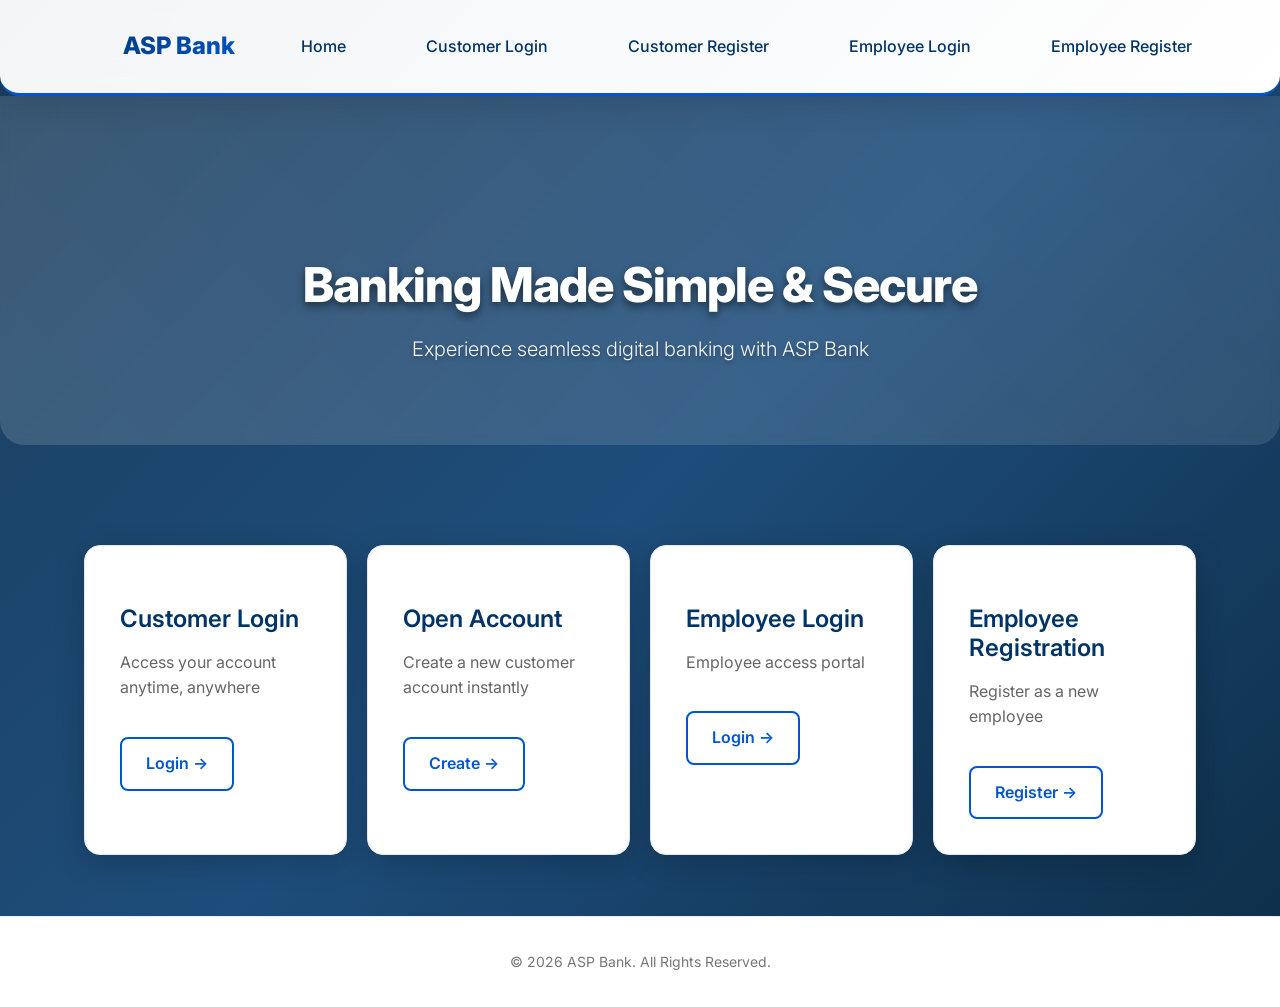
<file: index.html>
<!DOCTYPE html>
<html>
<head>
    <title>ASP Bank</title>

    <link href="https://fonts.googleapis.com/css2?family=Inter:wght@300;400;600&display=swap" rel="stylesheet">
    <link rel="stylesheet" href="style.css">
    <script src="auth.js" defer></script>
</head>

<body>

<!-- NAVBAR -->
<nav class="navbar">
    <div class="logo">
        <span class="logo-icon">🏦</span>
        ASP Bank
    </div>

    <button class="hamburger" aria-label="Toggle navigation" aria-expanded="false">
        <span></span>
        <span></span>
        <span></span>
    </button>

    <div class="nav-links">
        <a href="index.html">Home</a>
        <a href="customer-login.html">Customer Login</a>
        <a href="customer-create.html">Customer Register</a>
        <a href="employee-login.html">Employee Login</a>
        <a href="employee-create.html">Employee Register</a>
    </div>
</nav>

<!-- HERO -->
<section class="hero">
    <h1>Banking Made Simple & Secure</h1>
    <p>Experience seamless digital banking with ASP Bank</p>
</section>

<!-- SERVICES -->
<section class="services">



    <div class="service-card">
        <h3>Customer Login</h3>
        <p>Access your account anytime, anywhere</p>
        <a href="customer-login.html">Login →</a>
    </div>

    <div class="service-card">
        <h3>Open Account</h3>
        <p>Create a new customer account instantly</p>
        <a href="customer-create.html">Create →</a>
    </div>

    <div class="service-card">
        <h3>Employee Login</h3>
        <p>Employee access portal</p>
        <a href="employee-login.html">Login →</a>
    </div>

    <div class="service-card">
        <h3>Employee Registration</h3>
        <p>Register as a new employee</p>
        <a href="employee-create.html">Register →</a>
    </div>

</section>

<!-- FOOTER -->
<footer class="footer">
    <p>© 2026 ASP Bank. All Rights Reserved.</p>
</footer>

<script>
(function() {
    const hamburger = document.querySelector('.hamburger');
    const navLinks = document.querySelector('.nav-links');

    if (!hamburger || !navLinks) return;

    hamburger.addEventListener('click', function() {
        const isOpen = navLinks.classList.toggle('open');
        hamburger.classList.toggle('active', isOpen);
        hamburger.setAttribute('aria-expanded', isOpen);
    });

    // close menu when link is clicked (in mobile)
    navLinks.querySelectorAll('a').forEach(link => {
        link.addEventListener('click', () => {
            if (navLinks.classList.contains('open')) {
                navLinks.classList.remove('open');
                hamburger.classList.remove('active');
                hamburger.setAttribute('aria-expanded', 'false');
            }
        });
    });
})();
</script>

</body>
</html>
</file>
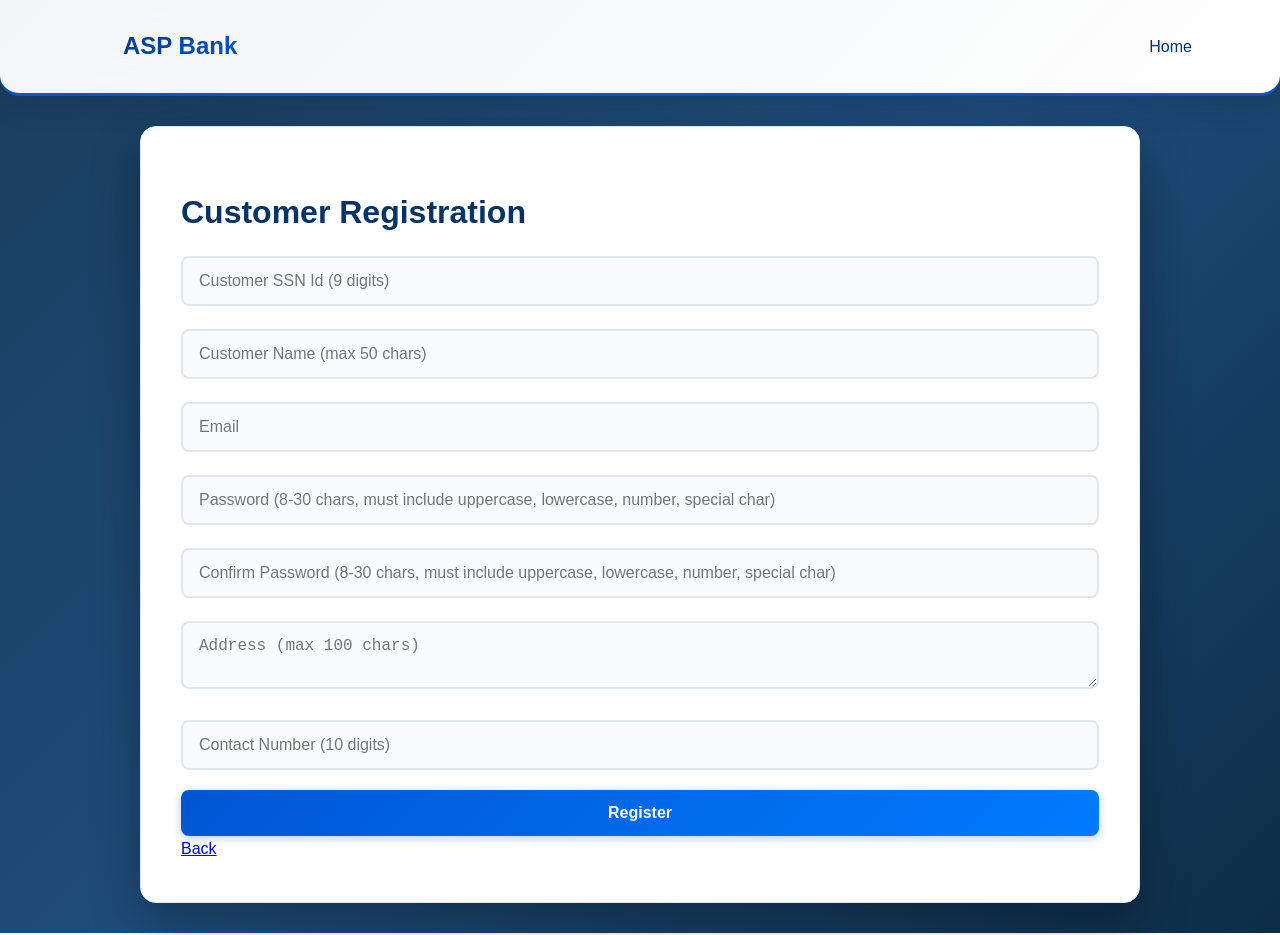
<file: customer-create.html>
<!DOCTYPE html>
<html>
<head>
    <title>Customer Registration - US001</title>
    <link rel="stylesheet" href="style.css">
</head>
<body>

<nav class="navbar">
    <div class="logo">
        <span class="logo-icon">🏦</span>
        ASP Bank
    </div>
    <div class="nav-links">
        <a href="index.html">Home</a>
    </div>
</nav>

<div class="container">
    <h2>Customer Registration</h2>

    <form onsubmit="return validateCustomer()">
        <div id="successPopup" class="popup" style="display: none;">
            <div class="popup-content">
                <h2 style="color: #28a745; font-size: 20px;">✓ Customer Registration successful.</h2>
                <div id="popupDetails" style="text-align: left; font-size: 16px; font-weight: bold;"></div>
            </div>
        </div>

        <input type="text" id="ssn" placeholder="Customer SSN Id (9 digits)" maxlength="9" required>
        <input type="text" id="name" placeholder="Customer Name (max 50 chars)" maxlength="50" required>
        <input type="email" id="email" placeholder="Email" required>
        <input type="password" id="password" placeholder="Password (8-30 chars, must include uppercase, lowercase, number, special char)" maxlength="30" required oninput="checkPasswordStrength()">
        <div id="passwordStrength" class="password-strength" style="display: none;">
            <div class="strength-bar">
                <div id="strengthFill" class="strength-fill"></div>
            </div>
            <div id="strengthText" class="strength-text"></div>
        </div>
        <input type="password" id="confirmPassword" placeholder="Confirm Password (8-30 chars, must include uppercase, lowercase, number, special char)" maxlength="30" required>
        <textarea id="address" placeholder="Address (max 100 chars)" maxlength="100" required></textarea>
        <input type="text" id="contact" placeholder="Contact Number (10 digits)" maxlength="10" required>

        <button type="submit">Register</button>
    </form>

    <a href="index.html">Back</a>
</div>

<script src="auth.js"></script>
<script>
document.addEventListener('DOMContentLoaded', function() {
    if (typeof auth !== 'undefined') {
        // Don't update navbar on registration page
    } else {
        alert('Auth not loaded');
    }

    // Add input validation for numeric fields
    document.getElementById('ssn').addEventListener('input', function(e) {
        this.value = this.value.replace(/\D/g, '').substring(0, 9);
    });

    document.getElementById('contact').addEventListener('input', function(e) {
        this.value = this.value.replace(/\D/g, '').substring(0, 10);
    });
});
</script>
<script src="customer.js"></script>
</body>
</html>
</file>
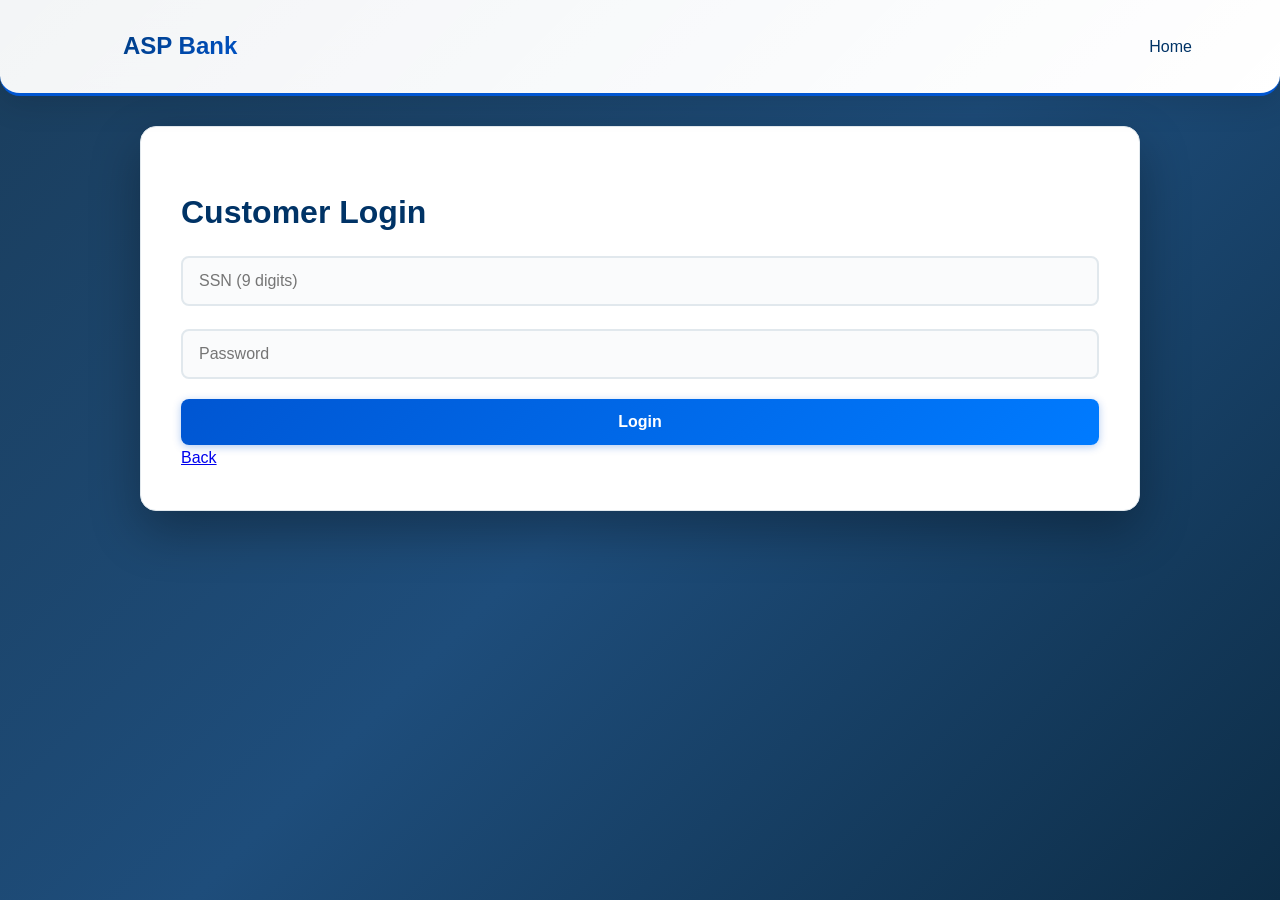
<file: customer-login.html>
<!DOCTYPE html>
<html>
<head>
    <title>Customer Login</title>
    <link rel="stylesheet" href="style.css">
</head>
<body>

<nav class="navbar">
    <div class="logo">
        <span class="logo-icon">🏦</span>
        ASP Bank
    </div>
    <div class="nav-links">
        <a href="index.html">Home</a>
    </div>
</nav>

<div class="container">
    <h2>Customer Login</h2>

    <form onsubmit="return validateLogin()">
        <input type="text" id="ssn" placeholder="SSN (9 digits)" required>
        <input type="password" id="password" placeholder="Password" required>

        <button type="submit">Login</button>
    </form>

    <a href="index.html">Back</a>
</div>

<script src="auth.js" defer></script>
<script src="login.js"></script>
<script>
document.addEventListener('DOMContentLoaded', function() {
    // Add input validation for SSN field
    document.getElementById('ssn').addEventListener('input', function(e) {
        this.value = this.value.replace(/\D/g, '').substring(0, 9);
    });
});
</script>
</body>
</html>
</file>
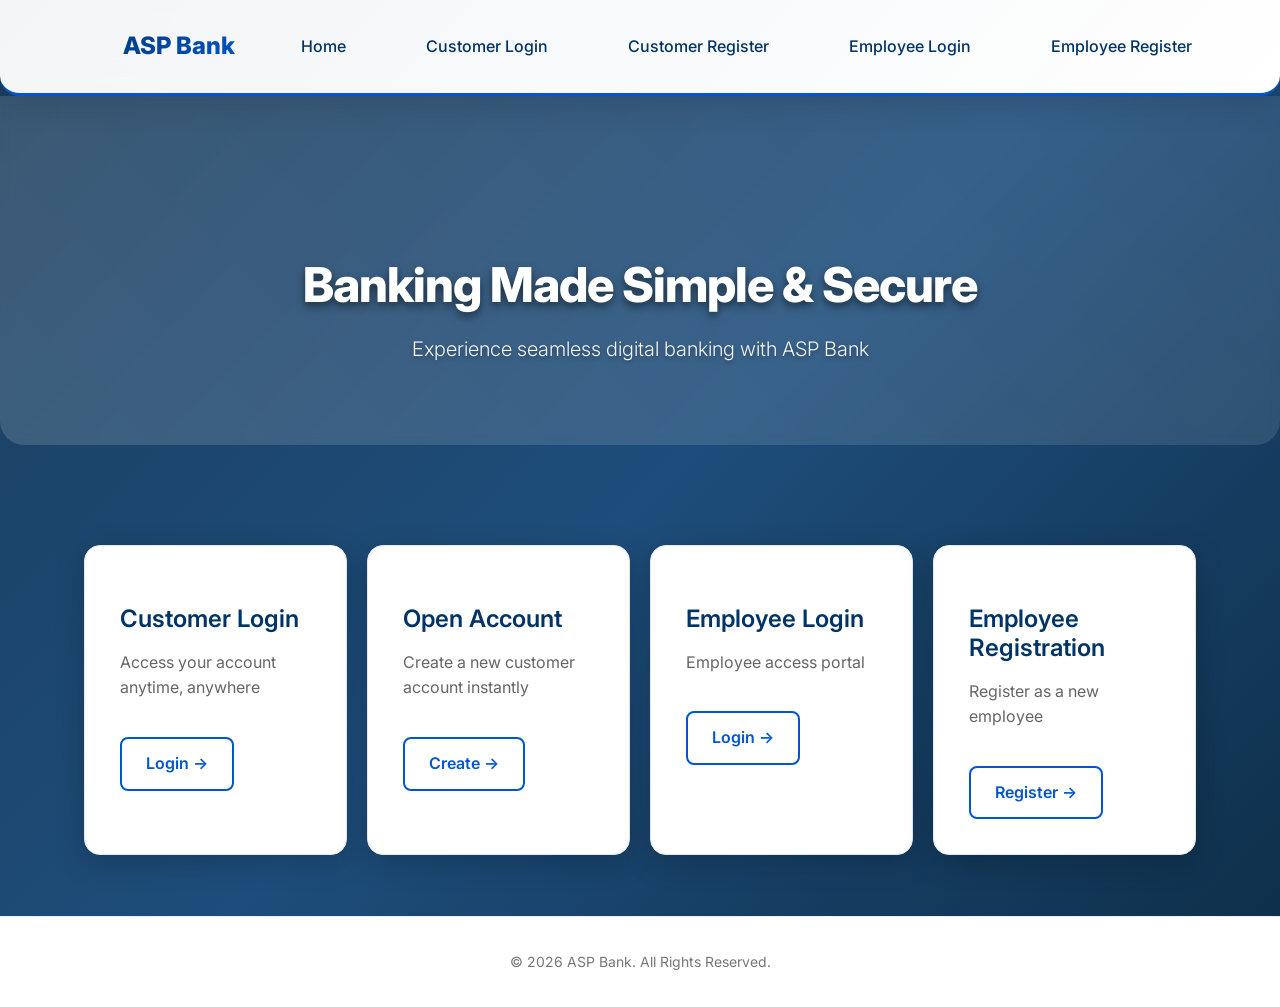
<file: dashboard.html>
<!DOCTYPE html>
<html>
<head>
    <title>Customer Dashboard</title>
    <link rel="stylesheet" href="style.css">
    <script src="auth.js" defer></script>
    <script src="dashboard.js" defer></script>
</head>
<body>

<nav class="navbar">
    <div class="logo">
        <span class="logo-icon">🏦</span>
        ASP Bank
    </div>
    <div class="nav-links">
        <a href="index.html">Home</a>
    </div>
</nav>

<div class="container">
    <h2>Welcome 🎉</h2>

    <div class="card">
        👨 Employee Registered
    </div>

    <div class="card">
        👤 Customer Module Ready
    </div>

    <div class="card">
        🔐 Login Successful
    </div>
</div>

</body>
</html>
</file>
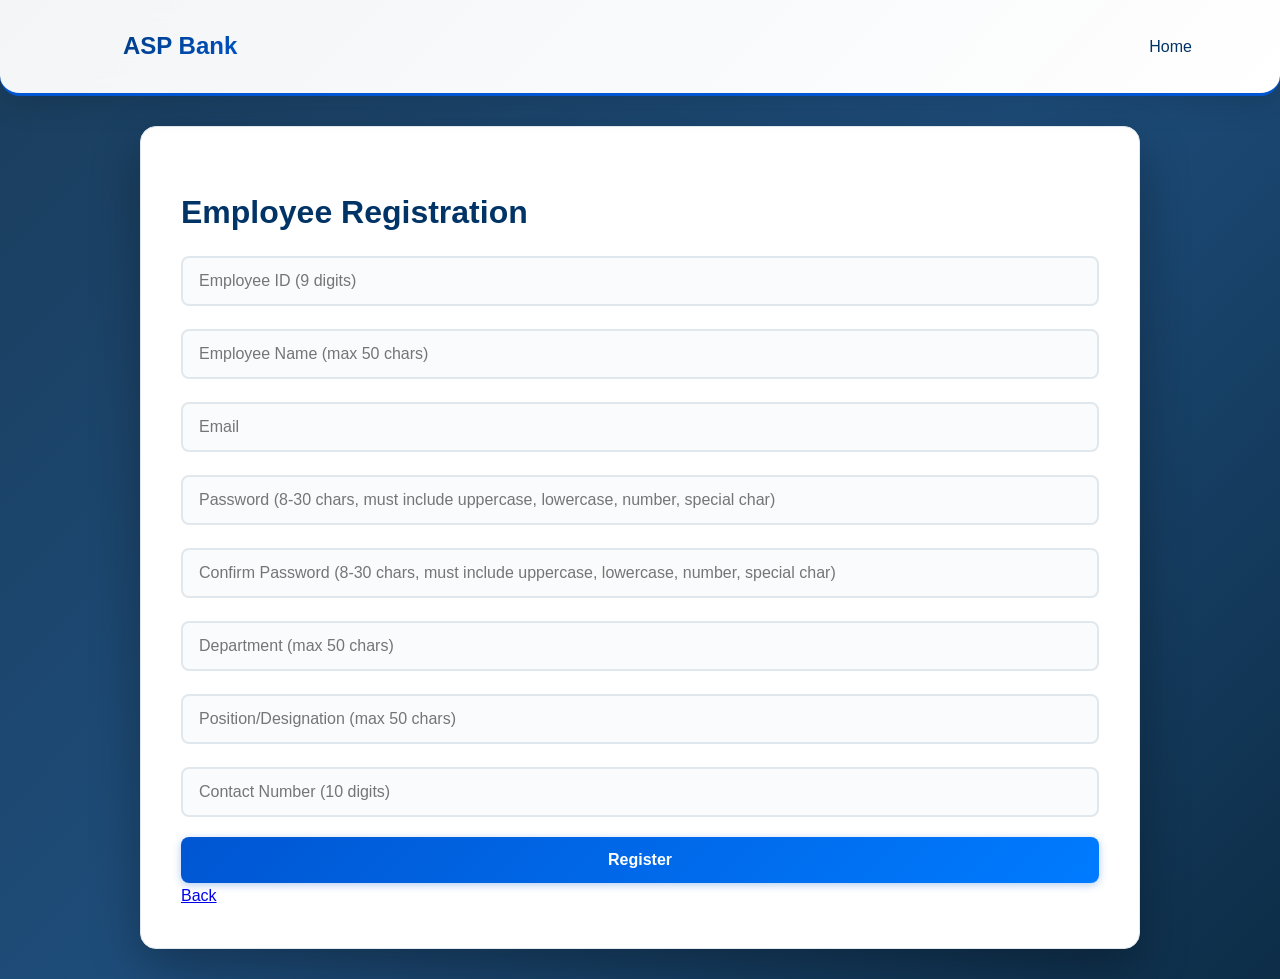
<file: employee-create.html>
<!DOCTYPE html>
<html>
<head>
    <title>Employee Registration - ASP Bank</title>
    <link rel="stylesheet" href="style.css">
</head>
<body>

<nav class="navbar">
    <div class="logo">
        <span class="logo-icon">🏦</span>
        ASP Bank
    </div>
    <div class="nav-links">
        <a href="index.html">Home</a>
    </div>
</nav>

<div class="container">
    <h2>Employee Registration</h2>

    <form onsubmit="return validateEmployee()">
        <div id="successPopup" class="popup" style="display: none;">
            <div class="popup-content">
                <h2 style="color: #28a745; font-size: 20px;">✓ Employee Registration successful.</h2>
                <div id="popupDetails" style="text-align: left; font-size: 16px; font-weight: bold;"></div>
            </div>
        </div>

        <input type="text" id="empid" placeholder="Employee ID (9 digits)" maxlength="9" required>
        <input type="text" id="name" placeholder="Employee Name (max 50 chars)" maxlength="50" required>
        <input type="email" id="email" placeholder="Email" required>
        <input type="password" id="password" placeholder="Password (8-30 chars, must include uppercase, lowercase, number, special char)" maxlength="30" required oninput="checkPasswordStrength()">
        <div id="passwordStrength" class="password-strength" style="display: none;">
            <div class="strength-bar">
                <div id="strengthFill" class="strength-fill"></div>
            </div>
            <div id="strengthText" class="strength-text"></div>
        </div>
        <input type="password" id="confirmPassword" placeholder="Confirm Password (8-30 chars, must include uppercase, lowercase, number, special char)" maxlength="30" required>
        <input type="text" id="department" placeholder="Department (max 50 chars)" maxlength="50" required>
        <input type="text" id="position" placeholder="Position/Designation (max 50 chars)" maxlength="50" required>
        <input type="text" id="contact" placeholder="Contact Number (10 digits)" maxlength="10" required>

        <button type="submit">Register</button>
    </form>

    <a href="index.html">Back</a>
</div>

<script src="auth.js"></script>
<script src="employee.js"></script>
<script>
document.addEventListener('DOMContentLoaded', function() {
    // Add input validation for numeric fields
    document.getElementById('empid').addEventListener('input', function(e) {
        this.value = this.value.replace(/\D/g, '').substring(0, 9);
    });

    document.getElementById('contact').addEventListener('input', function(e) {
        this.value = this.value.replace(/\D/g, '').substring(0, 10);
    });
});
</script>
</body>
</html>
</file>
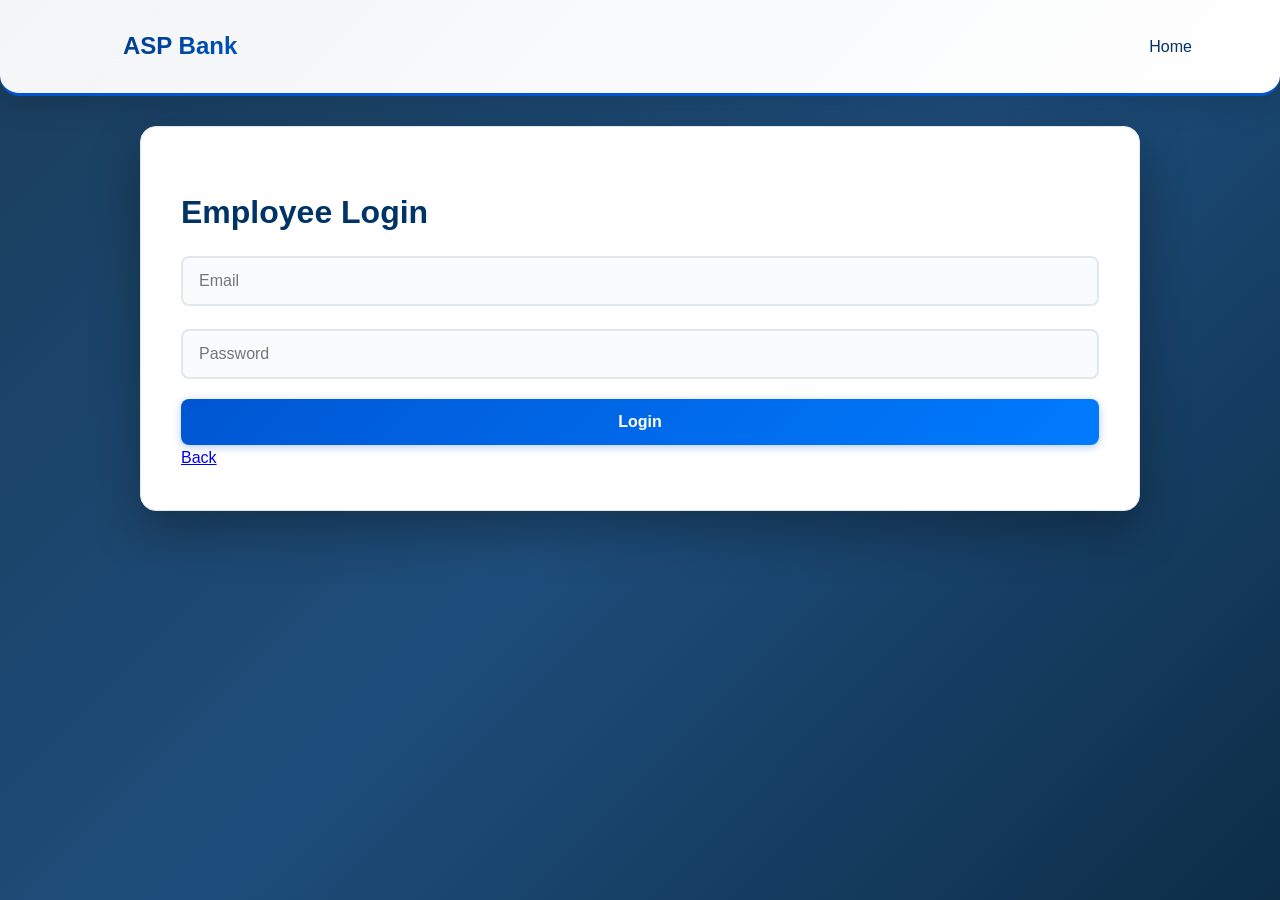
<file: employee-login.html>
<!DOCTYPE html>
<html>
<head>
    <title>Employee Login - ASP Bank</title>
    <link rel="stylesheet" href="style.css">
</head>
<body>

<nav class="navbar">
    <div class="logo">
        <span class="logo-icon">🏦</span>
        ASP Bank
    </div>
    <div class="nav-links">
        <a href="index.html">Home</a>
    </div>
</nav>

<div class="container">
    <h2>Employee Login</h2>

    <form onsubmit="return validateEmployeeLogin()">
        <input type="email" id="email" placeholder="Email" required>
        <input type="password" id="password" placeholder="Password" required>

        <button type="submit">Login</button>
    </form>

    <a href="index.html">Back</a>
</div>

<script src="auth.js" defer></script>
<script>
document.addEventListener('DOMContentLoaded', function() {
    // Add input validation for contact field if needed
    // Email validation is handled in the form validation
});
</script>
<script>
function validateEmployeeLogin() {
    // Load auth first
    if (typeof auth === 'undefined') {
        const script = document.createElement('script');
        script.src = 'auth.js';
        document.head.appendChild(script);
        script.onload = () => {
            auth.updateNavbar();
            performEmployeeLogin();
        };
        return false;
    }
    auth.updateNavbar();
    performEmployeeLogin();
    return false;
}

function performEmployeeLogin() {
    // Clear any previous error messages
    clearErrors();

    let email = document.getElementById("email").value.trim();
    let password = document.getElementById("password").value;

    // Email validation
    let emailPattern = /^[a-zA-Z0-9._%+-]+@[a-zA-Z0-9.-]+\.[a-zA-Z]{2,}$/;
    if (!emailPattern.test(email)) {
        showError("Please enter a valid email address");
        return false;
    }

    // Password validation: basic check for login (since password was validated during registration)
    if (password.length < 8) {
        showError("Password must be at least 8 characters");
        return false;
    }

    try {
        const result = auth.login(email, password, 'employee');
        // Show styled success message
        showSuccessMessage("Employee Login successful.");
        setTimeout(() => {
            window.location.href = "dashboard.html";
        }, 1500);
    } catch (error) {
        showError(error.message || "Login failed");
    }
}

function showSuccessMessage(message) {
    const popup = document.createElement('div');
    popup.className = 'popup';
    popup.style.display = 'flex';
    popup.innerHTML = `
        <div class="popup-content">
            <h2 style="color: #28a745;">✓ ${message}</h2>
        </div>
    `;
    document.body.appendChild(popup);
}

function showError(message) {
    // Remove any existing error message
    const existingError = document.querySelector('.error-message');
    if (existingError) {
        existingError.remove();
    }

    // Create and show error message
    const errorDiv = document.createElement('div');
    errorDiv.className = 'error-message';
    errorDiv.style.cssText = `
        background: #fee;
        color: #c33;
        padding: 10px;
        border-radius: 4px;
        border: 1px solid #fcc;
        margin-bottom: 15px;
        font-size: 14px;
    `;
    errorDiv.textContent = message;

    // Insert at the top of the form
    const form = document.querySelector('form');
    form.insertBefore(errorDiv, form.firstChild);
}

function clearErrors() {
    const errorMessages = document.querySelectorAll('.error-message');
    errorMessages.forEach(error => error.remove());
}
</script>
</body>
</html>
</file>
<file: style.css>
/* GLOBAL */
* {
    box-sizing: border-box;
}

body {
    margin: 0;
    font-family: 'Inter', sans-serif;
    background: linear-gradient(135deg, #1a3d5c 0%, #1e4d7b 50%, #0d2d47 100%);
    color: #1a1a1a;
    min-height: 100vh;
    line-height: 1.6;
}

/* TYPOGRAPHY */
h1, h2, h3 {
    font-weight: 600;
    line-height: 1.2;
    margin-bottom: 16px;
}

h1 {
    font-size: 2.5rem;
    letter-spacing: -0.02em;
}

h2 {
    font-size: 2rem;
    color: #003366;
}

h3 {
    font-size: 1.5rem;
    color: #003366;
}

.navbar {
    background: linear-gradient(135deg, rgba(255,255,255,0.95) 0%, rgba(255,255,255,1) 100%);
    backdrop-filter: blur(20px);
    -webkit-backdrop-filter: blur(20px);
    padding: 1rem 4rem;
    display: flex;
    justify-content: space-between;
    align-items: center;
    border-radius: 0 0 20px 20px;
    box-shadow: 0 8px 32px rgba(0,0,0,0.12);
    border-bottom: 3px solid #0056d2;
    position: sticky;
    top: 0;
    z-index: 1000;
    transition: all 0.3s ease;
}

.logo {
    font-size: 1.5rem;
    font-weight: 800;
    background: linear-gradient(135deg, #003366 0%, #0056d2 100%);
    -webkit-background-clip: text;
    -webkit-text-fill-color: transparent;
    background-clip: text;
    display: flex;
    align-items: center;
    cursor: pointer;
    transition: all 0.3s ease;
    padding: 0.5rem 1rem;
    border-radius: 12px;
}

.logo:hover {
    transform: scale(1.05);
    box-shadow: 0 4px 12px rgba(0, 86, 210, 0.2);
}

.logo-icon {
    margin-right: 0.5rem;
    font-size: 1.75rem;
    filter: drop-shadow(0 2px 4px rgba(0,0,0,0.1));
}

.hamburger {
    display: none;
    border: none;
    background: transparent;
    flex-direction: column;
    justify-content: space-between;
    width: 28px;
    height: 24px;
    cursor: pointer;
    padding: 0;
    margin-left: 0;
}

.hamburger span {
    background: #003366;
    display: block;
    height: 3px;
    width: 100%;
    border-radius: 999px;
    transition: transform 0.3s ease, opacity 0.3s ease;
}

.hamburger.active span:nth-child(1) {
    transform: translateY(10px) rotate(45deg);
}

.hamburger.active span:nth-child(2) {
    opacity: 0;
}

.hamburger.active span:nth-child(3) {
    transform: translateY(-10px) rotate(-45deg);
}

.nav-links {
    display: flex;
    gap: 2rem;
    align-items: center;
}

.nav-links a {
    color: #003366;
    text-decoration: none;
    font-weight: 500;
    font-size: 1rem;
    padding: 0.75rem 1.5rem;
    border-radius: 25px;
    transition: all 0.3s ease;
    position: relative;
}

.nav-links a:hover {
    color: white;
    background: linear-gradient(135deg, #0056d2, #007bff);
    transform: translateY(-2px);
    box-shadow: 0 6px 20px rgba(0, 86, 210, 0.3);
}

.nav-links a.active {
    background: linear-gradient(135deg, #0056d2, #007bff);
    color: white;
}

.logout-btn {
    background: #0056d2;
    color: white;
    border: none;
    padding: 6px 12px;
    border-radius: 4px;
    cursor: pointer;
    font-size: 13px;
    margin-left: 16px;
    transition: 0.3s;
    width: auto;
    display: inline-block;
    line-height: 1.4;
    min-width: 80px;
}

.logout-btn:hover {
    background: #0041a8;
}

/* HERO */
.hero {
    text-align: center;
    padding: 120px 20px 80px;
    background: rgba(255, 255, 255, 0.05);
    backdrop-filter: blur(5px);
    margin-bottom: 40px;
    border-radius: 0 0 24px 24px;
    position: relative;
    overflow: hidden;
}

.hero::before {
    content: '';
    position: absolute;
    top: 0;
    left: 0;
    right: 0;
    bottom: 0;
    background: linear-gradient(45deg, rgba(255,255,255,0.1) 0%, rgba(255,255,255,0.05) 100%);
    z-index: -1;
}

.hero h1 {
    font-size: 48px;
    font-weight: 800;
    color: white;
    margin-bottom: 20px;
    text-shadow: 0 4px 8px rgba(0,0,0,0.5);
    letter-spacing: -1px;
}

.hero p {
    font-size: 20px;
    color: rgba(255, 255, 255, 0.95);
    max-width: 600px;
    margin: 0 auto;
    line-height: 1.6;
    font-weight: 300;
    text-shadow: 0 2px 4px rgba(0,0,0,0.3);
}

/* SERVICES */
.services {
    max-width: 1400px;
    width: 90%;
    margin: 0 auto;
    display: flex;
    flex-wrap: nowrap;
    justify-content: space-evenly;
    gap: 20px;
    padding: 60px 20px;
}

.service-card {
    background: white;
    backdrop-filter: blur(10px);
    padding: 35px;
    border-radius: 16px;
    flex: 1 1 280px;
    max-width: 320px;
    border-top: 4px solid #0056d2;
    box-shadow: 0 8px 30px rgba(0,0,0,0.2);
    transition: all 0.4s cubic-bezier(0.175, 0.885, 0.32, 1.275);
    border: 1px solid #e1e8ed;
    position: relative;
    overflow: hidden;
    animation: fadeInScale 0.6s ease-out;
    animation-fill-mode: both;
}

.service-card:nth-child(1) { animation-delay: 0.1s; }
.service-card:nth-child(2) { animation-delay: 0.2s; }
.service-card:nth-child(3) { animation-delay: 0.3s; }

.service-card::before {
    content: '';
    position: absolute;
    top: 0;
    left: -100%;
    width: 100%;
    height: 100%;
    background: linear-gradient(90deg, transparent, rgba(255,255,255,0.2), transparent);
    transition: left 0.5s;
}

.service-card:hover::before {
    left: 100%;
}

.service-card h3 {
    margin-bottom: 12px;
    color: #003366;
    font-size: 24px;
    font-weight: 600;
}

.service-card p {
    color: #666;
    font-size: 16px;
    line-height: 1.6;
}

.service-card a {
    display: inline-block;
    margin-top: 20px;
    color: #0056d2;
    text-decoration: none;
    font-weight: 600;
    padding: 12px 24px;
    border: 2px solid #0056d2;
    border-radius: 8px;
    transition: all 0.3s ease;
    position: relative;
    z-index: 2;
}

.service-card a:hover {
    background: #0056d2;
    color: white;
    transform: translateY(-2px);
    box-shadow: 0 5px 15px rgba(0, 86, 210, 0.3);
}

.service-card:hover {
    transform: translateY(-8px) scale(1.02);
    box-shadow: 0 20px 40px rgba(0,0,0,0.2);
}

/* FOOTER */
.footer {
    text-align: center;
    padding: 20px;
    background: white;
    border-top: 1px solid #eee;
    font-size: 14px;
    color: #777;
}

/* FORM & DASHBOARD CONTAINER */
.container {
    max-width: 1000px;
    margin: 30px auto;
    background: white;
    backdrop-filter: blur(15px);
    -webkit-backdrop-filter: blur(15px);
    padding: 40px;
    border-radius: 16px;
    box-shadow: 0 20px 50px rgba(0,0,0,0.3);
    border: 1px solid #e1e8ed;
    animation: slideInUp 0.6s ease-out;
}

.card {
    margin-bottom: 25px;
    background: #fafbfc;
    padding: 25px;
    border-radius: 8px;
    border: 1px solid #e1e8ed;
    box-shadow: 0 2px 8px rgba(0,0,0,0.06);
    transition: all 0.3s ease;
}

.card:hover {
    box-shadow: 0 4px 15px rgba(0,0,0,0.1);
    transform: translateY(-2px);
}

.operations {
    display: grid;
    grid-template-columns: 1fr 1fr;
    gap: 25px;
    margin: 25px 0;
}

@media (max-width: 1024px) {
    .operations {
        grid-template-columns: 1fr;
        gap: 20px;
    }
    .container {
        margin: 15px;
        padding: 25px;
    }
    .navbar {
        padding: 15px 20px;
    }
    .hamburger {
        display: flex;
    }
    .nav-links {
        position: absolute;
        top: 70px;
        left: 0;
        right: 0;
        background: rgba(255, 255, 255, 0.98);
        flex-direction: column;
        align-items: center;
        gap: 12px;
        padding: 12px 0;
        border-bottom: 1px solid #ddd;
        transform: translateY(-120%);
        opacity: 0;
        pointer-events: none;
        transition: transform 0.3s ease, opacity 0.3s ease;
        z-index: 99;
    }

    .nav-links.open {
        transform: translateY(0);
        opacity: 1;
        pointer-events: auto;
    }

    .nav-links a,
    .logout-btn {
        margin: 0;
        padding: 10px 16px;
        width: 100%;
        text-align: center;
    }

    .nav-links {
        display: flex;
        flex-wrap: wrap;
        justify-content: center;
        gap: 12px;
        width: 100%;
        margin-top: 12px;
    }
    .nav-links a,
    .logout-btn {
        margin-left: 0;
        margin-right: 8px;
        font-size: 14px;
    }
    .hero {
        padding: 60px 20px 40px;
    }
    .hero h1 {
        font-size: 32px;
    }
    .service-card {
        padding: 25px;
    }
    .popup-content {
        width: 90%;
        margin: 20px;
    }

    /* Tablet: smaller gap */
    .services {
        gap: 16px;
        padding: 40px 16px;
    }
}

@media (max-width: 768px) {
    .operations {
        grid-template-columns: 1fr;
        gap: 18px;
    }
    .container {
        margin: 12px;
        padding: 18px;
        border-radius: 12px;
    }
    .navbar {
        padding: 12px 14px;
    }
    .logo {
        font-size: 20px;
    }
    .logo-icon {
        font-size: 24px;
        margin-right: 8px;
    }
    .hero h1 {
        font-size: 28px;
    }
    .service-card {
        padding: 18px;
    }
    .footer {
        font-size: 13px;
    }
    input, textarea {
        font-size: 14px;
    }
    button {
        width: 100%;
        font-size: 14px;
        padding: 12px 14px;
    }

    /* Stack homepage cards vertically on mobile */
    .services {
        flex-direction: column;
        align-items: center;
        padding: 40px 12px;
        gap: 16px;
    }
    .service-card {
        width: 100%;
        max-width: 400px;
        flex: none;
    }
}

@media (max-width: 480px) {
    .navbar {
        flex-direction: column;
        align-items: flex-start;
    }
    .nav-links {
        justify-content: flex-start;
        width: 100%;
    }
    .nav-links a, .logout-btn {
        width: auto;
        padding: 8px 10px;
        margin: 4px 0;
    }
    .container {
        margin: 8px;
        padding: 12px;
    }
    .hero {
        padding: 40px 12px 24px;
    }
    .hero p {
        font-size: 16px;
    }
    .card {
        padding: 14px;
    }
    .operations {
        gap: 14px;
    }
    .transaction {
        font-size: 13px;
    }
}

.account-info {
    background: linear-gradient(135deg, #f8f9fa 0%, #e9ecef 100%);
    border-left: 5px solid #0056d2;
}

.recent-transactions {
    background: #f8f9ff;
    border-left: 5px solid #003366;
}

.transaction {
    padding: 15px;
    border-bottom: 1px solid #e1e8ed;
    font-size: 14px;
    color: #495057;
    background: white;
    margin-bottom: 2px;
    border-radius: 4px;
    transition: background 0.2s ease;
}

.transaction:hover {
    background: #f8f9fa;
}

.transaction:last-child {
    border-bottom: none;
}

.btn-secondary {
    background: #0056d2;
    padding: 10px 20px;
    border: none;
    border-radius: 6px;
    color: white;
    cursor: pointer;
    font-size: 14px;
    margin-top: 10px;
}

.btn-secondary:hover {
    background: #0041a8;
}

form input {
    margin-bottom: 15px;
}

form button {
    margin-top: 5px;
}

input, textarea {
    width: 100%;
    padding: 14px 16px;
    margin: 8px 0 16px 0;
    border-radius: 8px;
    border: 2px solid #e1e8ed;
    font-size: 16px;
    transition: all 0.3s ease;
    background: #fafbfc;
}

input:focus, textarea:focus {
    outline: none;
    border-color: #0056d2;
    box-shadow: 0 0 0 3px rgba(0, 86, 210, 0.1);
    background: white;
}

/* BUTTON */
button {
    width: 100%;
    padding: 14px 20px;
    background: linear-gradient(135deg, #0056d2 0%, #007bff 100%);
    color: white;
    border: none;
    border-radius: 8px;
    cursor: pointer;
    font-weight: 600;
    font-size: 16px;
    transition: all 0.3s ease;
    box-shadow: 0 2px 8px rgba(0, 86, 210, 0.3);
    position: relative;
    overflow: hidden;
}

button::before {
    content: '';
    position: absolute;
    top: 0;
    left: -100%;
    width: 100%;
    height: 100%;
    background: linear-gradient(90deg, transparent, rgba(255,255,255,0.2), transparent);
    transition: left 0.5s;
}

button:hover::before {
    left: 100%;
}

button:hover {
    background: linear-gradient(135deg, #0041a8 0%, #006ae0 100%);
    transform: translateY(-1px);
    box-shadow: 0 4px 15px rgba(0, 86, 210, 0.4);
}

button:active {
    transform: translateY(0);
    box-shadow: 0 2px 8px rgba(0, 86, 210, 0.3);
}

/* PASSWORD STRENGTH INDICATOR */
.password-strength {
    margin: 5px 0 15px 0;
}

.strength-bar {
    width: 100%;
    height: 8px;
    background: #e1e8ed;
    border-radius: 4px;
    overflow: hidden;
    margin-bottom: 5px;
}

.strength-fill {
    height: 100%;
    width: 0%;
    transition: all 0.3s ease;
    border-radius: 4px;
}

.strength-text {
    font-size: 12px;
    font-weight: 500;
}

/* Password strength levels */
.strength-weak .strength-fill {
    background: #dc3545;
    width: 33%;
}

.strength-medium .strength-fill {
    background: #ffc107;
    width: 66%;
}

.strength-strong .strength-fill {
    background: #28a745;
    width: 100%;
}

.strength-weak .strength-text {
    color: #dc3545;
}

.strength-medium .strength-text {
    color: #ffc107;
}

.strength-strong .strength-text {
    color: #28a745;
}

/* ERROR MESSAGE STYLING */
.error-message {
    background: #fee;
    color: #c33;
    padding: 10px;
    border-radius: 4px;
    border: 1px solid #fcc;
    margin-bottom: 15px;
    font-size: 14px;
}

/* POPUP */
.popup {
    display: none;
    position: fixed;
    top: 0;
    left: 0;
    width: 100%;
    height: 100%;
    background: rgba(0,0,0,0.5);
    justify-content: center;
    align-items: center;
}

.popup-content {
    background: white;
    padding: 35px;
    border-radius: 12px;
    text-align: center;
    width: 350px;
    box-shadow: 0 15px 40px rgba(0,0,0,0.2);
    animation: fadeIn 0.3s ease-in-out;
    border: 1px solid #e1e8ed;
}

.popup-content h2 {
    color: #28a745;
    margin-bottom: 10px;
    font-weight: 600;
}

/* ANIMATIONS */
@keyframes slideInUp {
    from {
        opacity: 0;
        transform: translateY(30px);
    }
    to {
        opacity: 1;
        transform: translateY(0);
    }
}

@keyframes fadeInScale {
    from {
        opacity: 0;
        transform: scale(0.9);
    }
    to {
        opacity: 1;
        transform: scale(1);
    }
}

@keyframes fadeIn {
    from { transform: scale(0.8); opacity: 0; }
    to { transform: scale(1); opacity: 1; }
}

/* ERROR */
.error {
    color: #0056d2;
    font-size: 13px;
    font-weight: 500;
}

/* SUCCESS */
.success-message {
    color: #28a745;
    font-size: 16px;
    font-weight: 600;
    padding: 12px;
    border-radius: 6px;
    margin-bottom: 12px;
}
</file>
